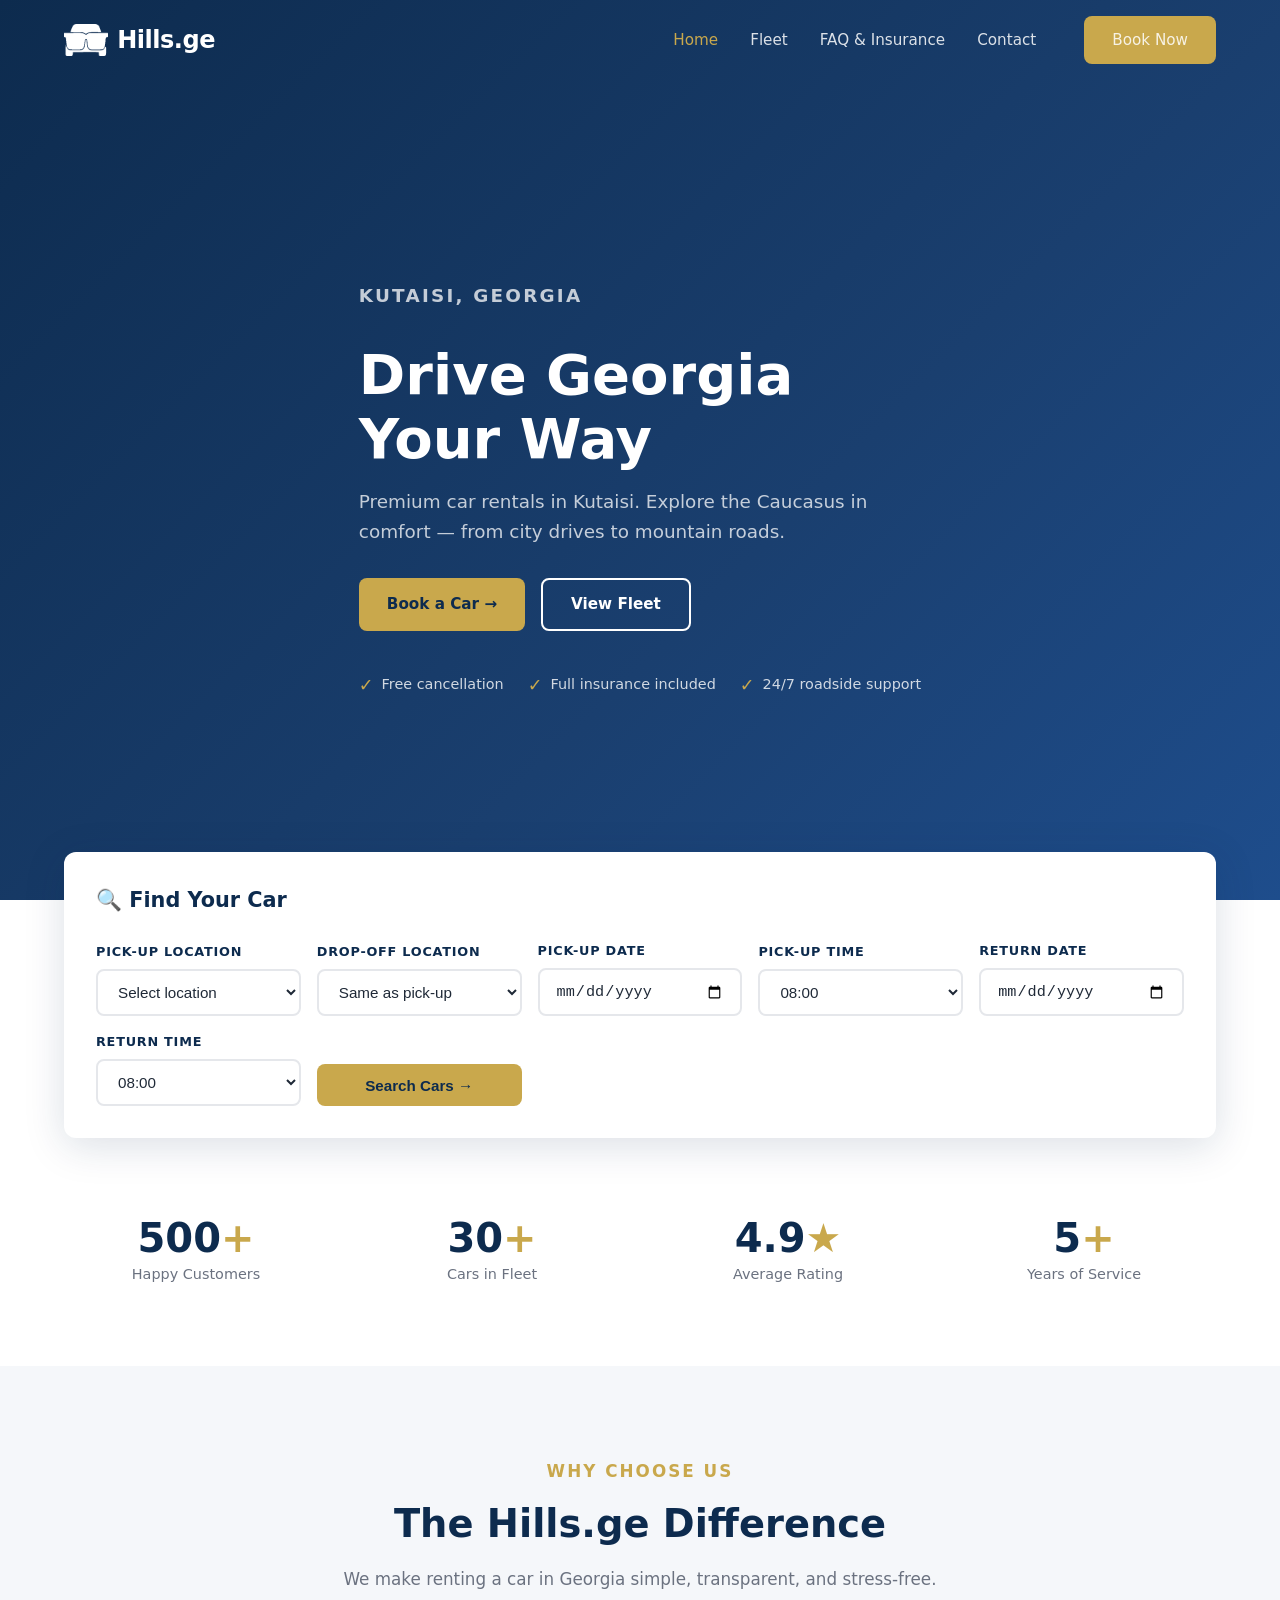
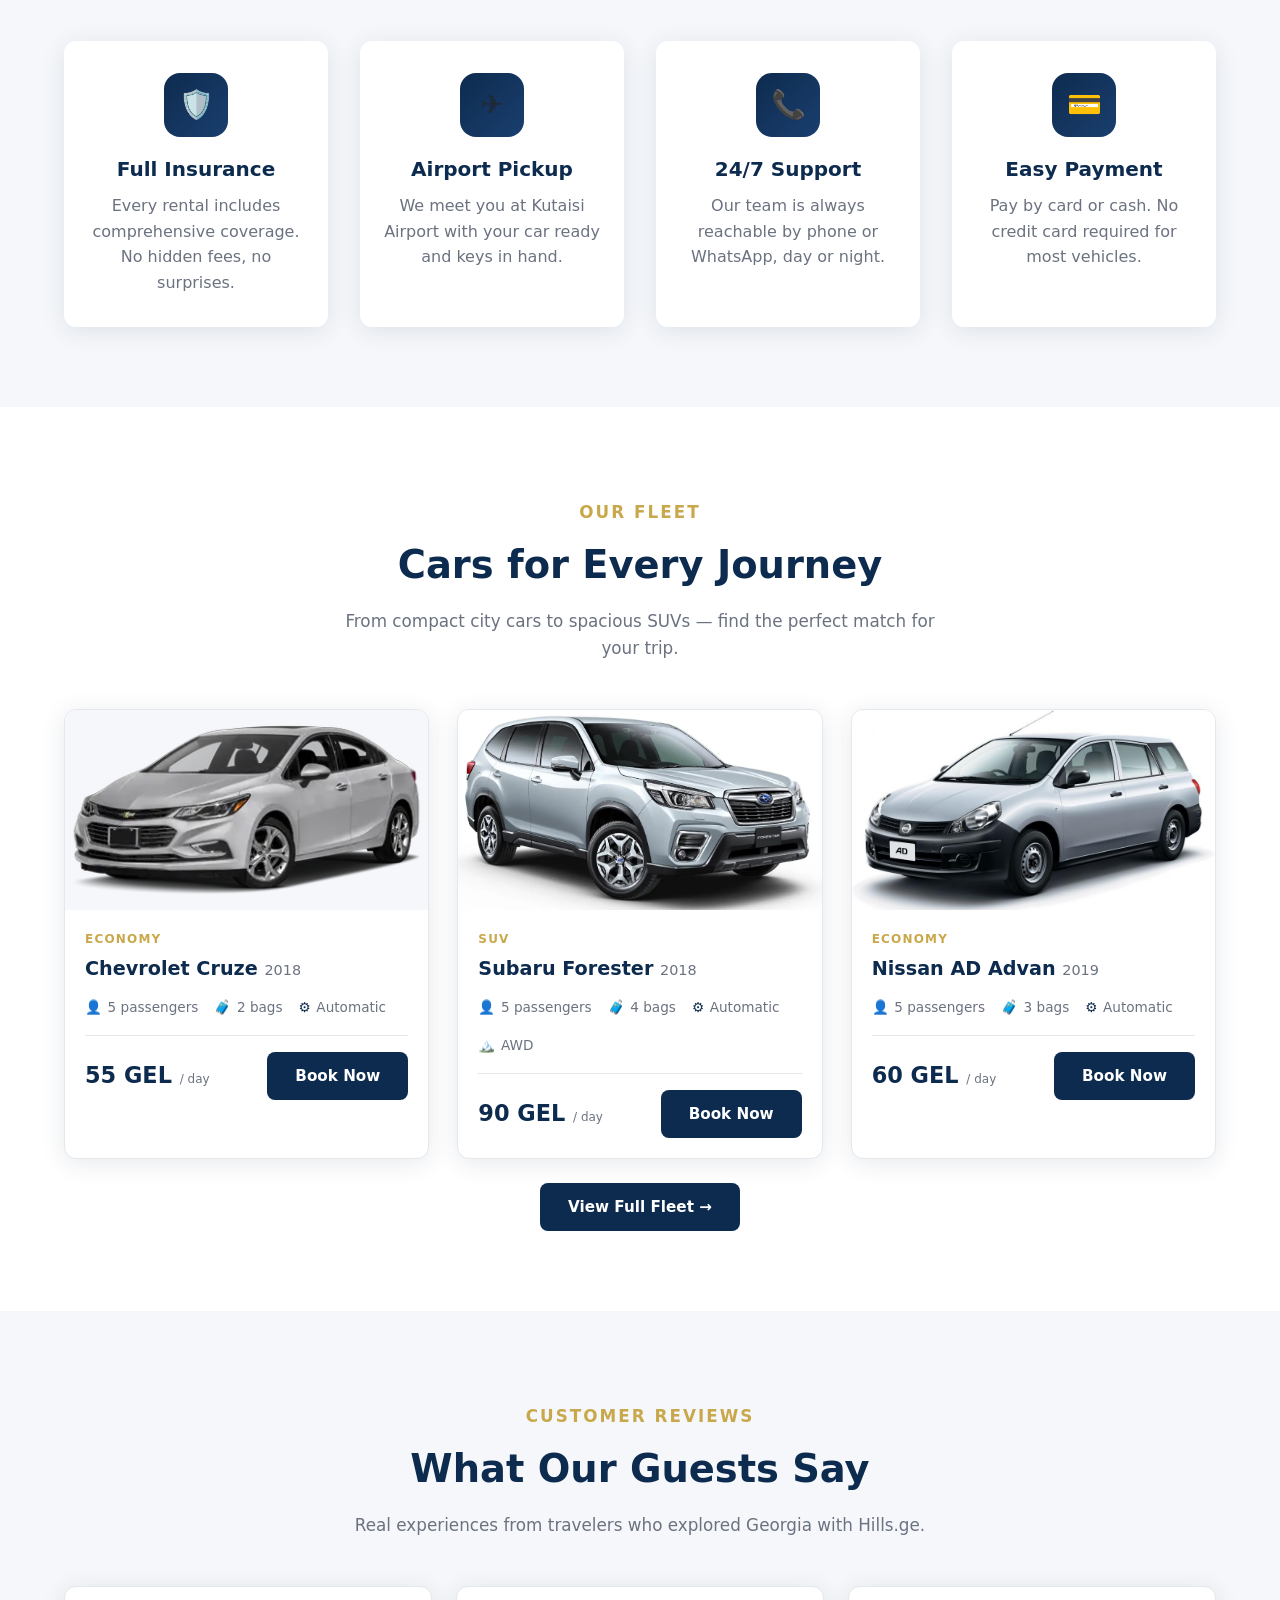
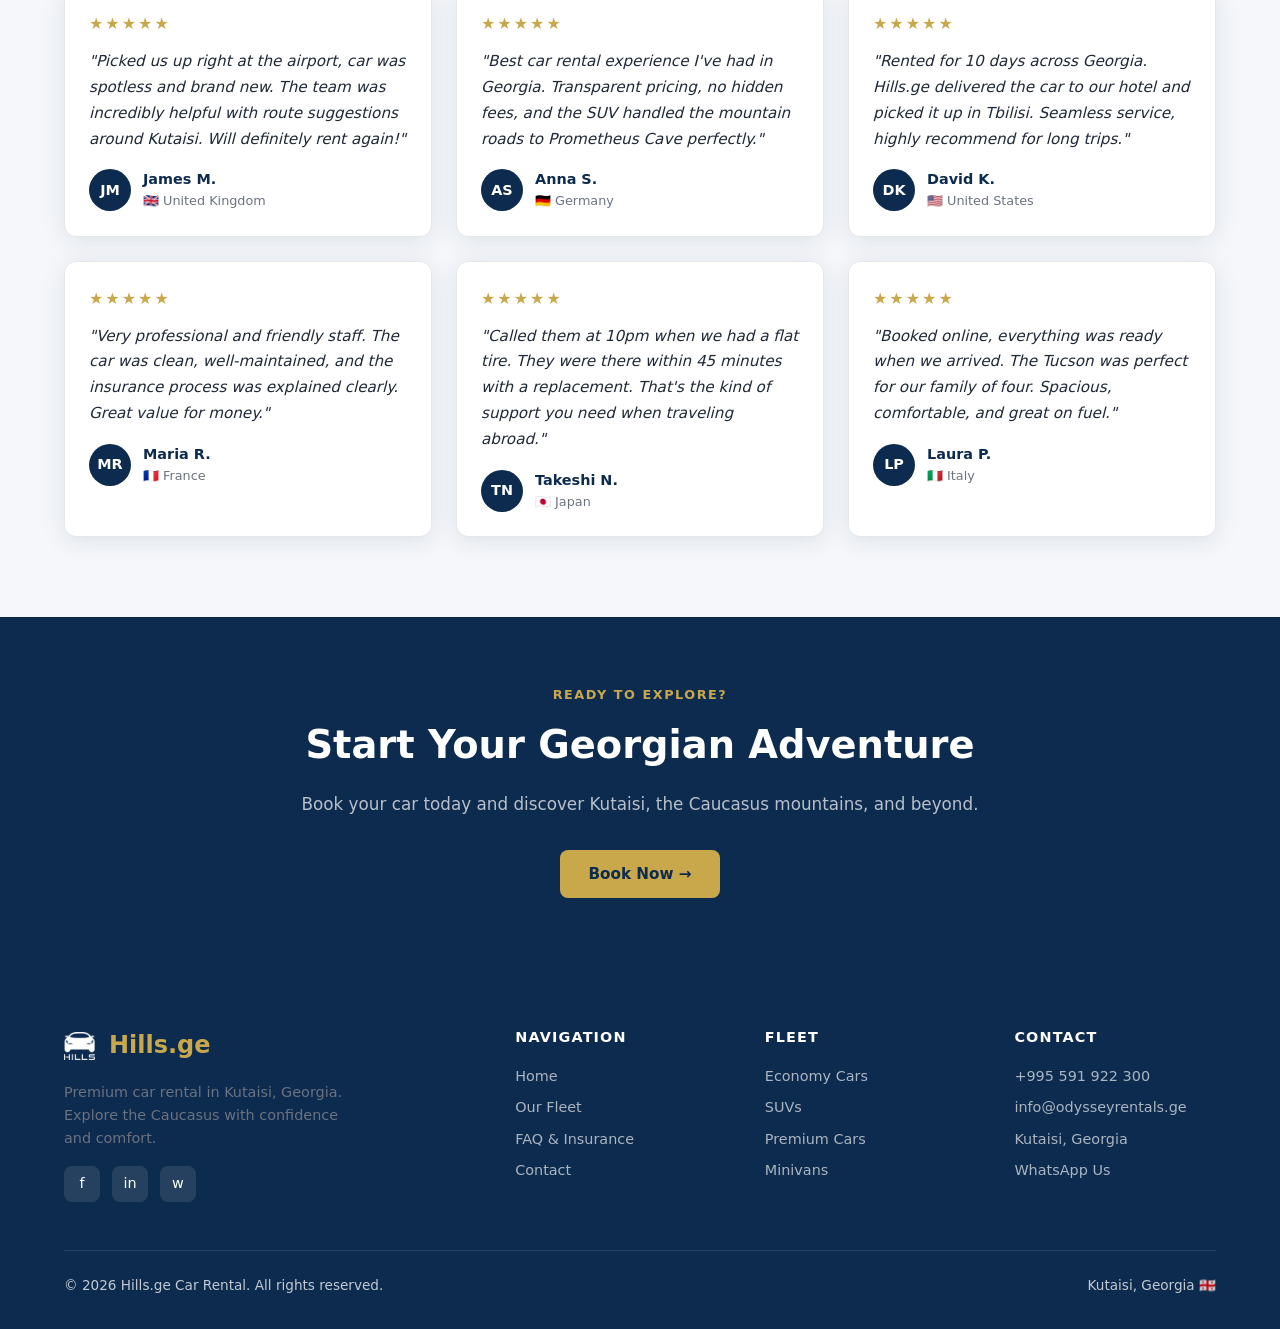
<file: index.html>
<!DOCTYPE html>
<html lang="en">
<head>
  <meta charset="UTF-8" />
  <meta name="viewport" content="width=device-width, initial-scale=1.0" />
  <title>Hills.ge Car Rental – Premium Cars in Kutaisi, Georgia</title>
  <meta name="description" content="Rent premium cars in Kutaisi, Georgia. Easy online booking, wide fleet selection, and full insurance coverage. Hills.ge Car Rental." />
  <link rel="stylesheet" href="css/styles.css" />
</head>
<body>

<!-- NAVBAR -->
<nav class="navbar">
  <div class="container">
    <a href="index.html" class="logo">
      <img src="images/car-icon.png" alt="" style="height:32px;width:auto;filter:brightness(0) invert(1);"/>
      Hills.ge
    </a>
    <ul class="nav-links">
      <li><a href="index.html" class="active">Home</a></li>
      <li><a href="fleet.html">Fleet</a></li>
      <li><a href="faq.html">FAQ & Insurance</a></li>
      <li><a href="contact.html">Contact</a></li>
      <li class="nav-cta"><a href="#booking" class="btn btn-primary">Book Now</a></li>
    </ul>
    <button class="hamburger" aria-label="Toggle menu">
      <span></span><span></span><span></span>
    </button>
  </div>
</nav>

<!-- HERO -->
<section class="hero">
  <div class="container">
    <div class="hero-content">
      <p class="section-label">Kutaisi, Georgia</p>
      <h1>Drive Georgia<br>Your Way</h1>
      <p>Premium car rentals in Kutaisi. Explore the Caucasus in comfort — from city drives to mountain roads.</p>
      <div style="display:flex;gap:1rem;flex-wrap:wrap;">
        <a href="#booking" class="btn btn-primary">Book a Car →</a>
        <a href="fleet.html" class="btn btn-outline">View Fleet</a>
      </div>
      <div class="hero-badges">
        <div class="hero-badge"><span class="icon">✓</span> Free cancellation</div>
        <div class="hero-badge"><span class="icon">✓</span> Full insurance included</div>
        <div class="hero-badge"><span class="icon">✓</span> 24/7 roadside support</div>
      </div>
    </div>
  </div>
</section>

<!-- BOOKING FORM -->
<section class="booking-section" id="booking">
  <div class="container">
    <div class="booking-card">
      <h2>🔍 Find Your Car</h2>
      <form id="bookingForm">
        <div class="booking-grid">
          <div class="form-group">
            <label for="pickup">Pick-up Location</label>
            <select id="pickup" required>
              <option value="">Select location</option>
              <option>Kutaisi City Center</option>
              <option>Kutaisi Airport (KUT)</option>
              <option>Kutaisi Train Station</option>
              <option>Batumi (delivery available)</option>
              <option>Tbilisi (delivery available)</option>
            </select>
          </div>
          <div class="form-group">
            <label for="dropoff">Drop-off Location</label>
            <select id="dropoff">
              <option value="">Same as pick-up</option>
              <option>Kutaisi City Center</option>
              <option>Kutaisi Airport (KUT)</option>
              <option>Kutaisi Train Station</option>
              <option>Batumi (delivery available)</option>
              <option>Tbilisi (delivery available)</option>
            </select>
          </div>
          <div class="form-group">
            <label for="pickupDate">Pick-up Date</label>
            <input type="date" id="pickupDate" required />
          </div>
          <div class="form-group">
            <label for="pickupTime">Pick-up Time</label>
            <select id="pickupTime">
              <option>08:00</option><option>09:00</option><option>10:00</option>
              <option>11:00</option><option>12:00</option><option>13:00</option>
              <option>14:00</option><option>15:00</option><option>16:00</option>
              <option>17:00</option><option>18:00</option><option>19:00</option>
            </select>
          </div>
          <div class="form-group">
            <label for="returnDate">Return Date</label>
            <input type="date" id="returnDate" required />
          </div>
          <div class="form-group">
            <label for="returnTime">Return Time</label>
            <select id="returnTime">
              <option>08:00</option><option>09:00</option><option>10:00</option>
              <option>11:00</option><option>12:00</option><option>13:00</option>
              <option>14:00</option><option>15:00</option><option>16:00</option>
              <option>17:00</option><option>18:00</option><option>19:00</option>
            </select>
          </div>
          <div class="form-group booking-submit">
            <button type="submit" class="btn btn-primary">Search Cars →</button>
          </div>
        </div>
      </form>
    </div>
  </div>
</section>

<!-- STATS -->
<section class="section">
  <div class="container">
    <div class="stats-grid">
      <div>
        <div class="stat-number">500<span>+</span></div>
        <div class="stat-label">Happy Customers</div>
      </div>
      <div>
        <div class="stat-number">30<span>+</span></div>
        <div class="stat-label">Cars in Fleet</div>
      </div>
      <div>
        <div class="stat-number">4.9<span>★</span></div>
        <div class="stat-label">Average Rating</div>
      </div>
      <div>
        <div class="stat-number">5<span>+</span></div>
        <div class="stat-label">Years of Service</div>
      </div>
    </div>
  </div>
</section>

<!-- WHY ODYSSEY -->
<section class="section section-alt">
  <div class="container">
    <div class="section-header">
      <p class="section-label">Why Choose Us</p>
      <h2 class="text-navy">The Hills.ge Difference</h2>
      <p>We make renting a car in Georgia simple, transparent, and stress-free.</p>
    </div>
    <div class="features-grid">
      <div class="feature-card">
        <div class="feature-icon">🛡️</div>
        <h3>Full Insurance</h3>
        <p>Every rental includes comprehensive coverage. No hidden fees, no surprises.</p>
      </div>
      <div class="feature-card">
        <div class="feature-icon">✈️</div>
        <h3>Airport Pickup</h3>
        <p>We meet you at Kutaisi Airport with your car ready and keys in hand.</p>
      </div>
      <div class="feature-card">
        <div class="feature-icon">📞</div>
        <h3>24/7 Support</h3>
        <p>Our team is always reachable by phone or WhatsApp, day or night.</p>
      </div>
      <div class="feature-card">
        <div class="feature-icon">💳</div>
        <h3>Easy Payment</h3>
        <p>Pay by card or cash. No credit card required for most vehicles.</p>
      </div>
    </div>
  </div>
</section>

<!-- FLEET PREVIEW -->
<section class="section">
  <div class="container">
    <div class="section-header">
      <p class="section-label">Our Fleet</p>
      <h2 class="text-navy">Cars for Every Journey</h2>
      <p>From compact city cars to spacious SUVs — find the perfect match for your trip.</p>
    </div>
    <div class="fleet-grid">

      <div class="car-card">
        <img src="images/chevrolet-cruze-2018.jpg" alt="Chevrolet Cruze 2018" class="car-img" loading="lazy" />
        <div class="car-body">
          <div class="car-category">Economy</div>
          <div class="car-name">Chevrolet Cruze <span style="font-weight:400;color:var(--gray);font-size:0.9rem;">2018</span></div>
          <div class="car-specs">
            <span class="car-spec"><span class="icon">👤</span> 5 passengers</span>
            <span class="car-spec"><span class="icon">🧳</span> 2 bags</span>
            <span class="car-spec"><span class="icon">⚙️</span> Automatic</span>
          </div>
          <div class="car-footer">
            <div class="car-price">55 GEL <small>/ day</small></div>
            <a href="#booking" class="btn btn-navy">Book Now</a>
          </div>
        </div>
      </div>

      <div class="car-card">
        <img src="images/subaru-forester-2018.jpg" alt="Subaru Forester 2018" class="car-img" loading="lazy" />
        <div class="car-body">
          <div class="car-category">SUV</div>
          <div class="car-name">Subaru Forester <span style="font-weight:400;color:var(--gray);font-size:0.9rem;">2018</span></div>
          <div class="car-specs">
            <span class="car-spec"><span class="icon">👤</span> 5 passengers</span>
            <span class="car-spec"><span class="icon">🧳</span> 4 bags</span>
            <span class="car-spec"><span class="icon">⚙️</span> Automatic</span>
            <span class="car-spec"><span class="icon">🏔️</span> AWD</span>
          </div>
          <div class="car-footer">
            <div class="car-price">90 GEL <small>/ day</small></div>
            <a href="#booking" class="btn btn-navy">Book Now</a>
          </div>
        </div>
      </div>

      <div class="car-card">
        <img src="images/nissan-ad-2019.jpg" alt="Nissan AD Advan 2019" class="car-img" loading="lazy" />
        <div class="car-body">
          <div class="car-category">Economy</div>
          <div class="car-name">Nissan AD Advan <span style="font-weight:400;color:var(--gray);font-size:0.9rem;">2019</span></div>
          <div class="car-specs">
            <span class="car-spec"><span class="icon">👤</span> 5 passengers</span>
            <span class="car-spec"><span class="icon">🧳</span> 3 bags</span>
            <span class="car-spec"><span class="icon">⚙️</span> Automatic</span>
          </div>
          <div class="car-footer">
            <div class="car-price">60 GEL <small>/ day</small></div>
            <a href="#booking" class="btn btn-navy">Book Now</a>
          </div>
        </div>
      </div>

    </div>
    <div class="text-center mt-3">
      <a href="fleet.html" class="btn btn-navy">View Full Fleet →</a>
    </div>
  </div>
</section>

<!-- REVIEWS -->
<section class="section section-alt">
  <div class="container">
    <div class="section-header">
      <p class="section-label">Customer Reviews</p>
      <h2 class="text-navy">What Our Guests Say</h2>
      <p>Real experiences from travelers who explored Georgia with Hills.ge.</p>
    </div>
    <div class="reviews-grid">
      <div class="review-card">
        <div class="review-stars">★★★★★</div>
        <p class="review-text">"Picked us up right at the airport, car was spotless and brand new. The team was incredibly helpful with route suggestions around Kutaisi. Will definitely rent again!"</p>
        <div class="review-author">
          <div class="review-avatar">JM</div>
          <div>
            <div class="review-name">James M.</div>
            <div class="review-location">🇬🇧 United Kingdom</div>
          </div>
        </div>
      </div>
      <div class="review-card">
        <div class="review-stars">★★★★★</div>
        <p class="review-text">"Best car rental experience I've had in Georgia. Transparent pricing, no hidden fees, and the SUV handled the mountain roads to Prometheus Cave perfectly."</p>
        <div class="review-author">
          <div class="review-avatar">AS</div>
          <div>
            <div class="review-name">Anna S.</div>
            <div class="review-location">🇩🇪 Germany</div>
          </div>
        </div>
      </div>
      <div class="review-card">
        <div class="review-stars">★★★★★</div>
        <p class="review-text">"Rented for 10 days across Georgia. Hills.ge delivered the car to our hotel and picked it up in Tbilisi. Seamless service, highly recommend for long trips."</p>
        <div class="review-author">
          <div class="review-avatar">DK</div>
          <div>
            <div class="review-name">David K.</div>
            <div class="review-location">🇺🇸 United States</div>
          </div>
        </div>
      </div>
      <div class="review-card">
        <div class="review-stars">★★★★★</div>
        <p class="review-text">"Very professional and friendly staff. The car was clean, well-maintained, and the insurance process was explained clearly. Great value for money."</p>
        <div class="review-author">
          <div class="review-avatar">MR</div>
          <div>
            <div class="review-name">Maria R.</div>
            <div class="review-location">🇫🇷 France</div>
          </div>
        </div>
      </div>
      <div class="review-card">
        <div class="review-stars">★★★★★</div>
        <p class="review-text">"Called them at 10pm when we had a flat tire. They were there within 45 minutes with a replacement. That's the kind of support you need when traveling abroad."</p>
        <div class="review-author">
          <div class="review-avatar">TN</div>
          <div>
            <div class="review-name">Takeshi N.</div>
            <div class="review-location">🇯🇵 Japan</div>
          </div>
        </div>
      </div>
      <div class="review-card">
        <div class="review-stars">★★★★★</div>
        <p class="review-text">"Booked online, everything was ready when we arrived. The Tucson was perfect for our family of four. Spacious, comfortable, and great on fuel."</p>
        <div class="review-author">
          <div class="review-avatar">LP</div>
          <div>
            <div class="review-name">Laura P.</div>
            <div class="review-location">🇮🇹 Italy</div>
          </div>
        </div>
      </div>
    </div>
  </div>
</section>

<!-- CTA BANNER -->
<section style="background:var(--navy);padding:4rem 0;text-align:center;">
  <div class="container">
    <p class="section-label">Ready to Explore?</p>
    <h2 style="color:var(--white);margin-bottom:1rem;">Start Your Georgian Adventure</h2>
    <p style="color:rgba(255,255,255,0.7);margin-bottom:2rem;font-size:1.05rem;">Book your car today and discover Kutaisi, the Caucasus mountains, and beyond.</p>
    <a href="#booking" class="btn btn-primary">Book Now →</a>
  </div>
</section>

<!-- FOOTER -->
<footer class="footer">
  <div class="container">
    <div class="footer-grid">
      <div class="footer-brand">
        <a href="index.html" class="logo"><img src="images/car-icon1.png" alt="" style="height:28px;width:auto;vertical-align:middle;filter:brightness(0) invert(1);margin-right:6px;"/><span class="logo-text">Hills.ge</span></a>
        <p>Premium car rental in Kutaisi, Georgia. Explore the Caucasus with confidence and comfort.</p>
        <div class="social-links mt-2">
          <a href="#" class="social-link" aria-label="Facebook">f</a>
          <a href="#" class="social-link" aria-label="Instagram">in</a>
          <a href="#" class="social-link" aria-label="WhatsApp">w</a>
        </div>
      </div>
      <div class="footer-col">
        <h4>Navigation</h4>
        <a href="index.html">Home</a>
        <a href="fleet.html">Our Fleet</a>
        <a href="faq.html">FAQ & Insurance</a>
        <a href="contact.html">Contact</a>
      </div>
      <div class="footer-col">
        <h4>Fleet</h4>
        <a href="fleet.html">Economy Cars</a>
        <a href="fleet.html">SUVs</a>
        <a href="fleet.html">Premium Cars</a>
        <a href="fleet.html">Minivans</a>
      </div>
      <div class="footer-col">
        <h4>Contact</h4>
        <a href="tel:+995591922300">+995 591 922 300</a>
        <a href="mailto:info@odysseyrentals.ge">info@odysseyrentals.ge</a>
        <a href="#">Kutaisi, Georgia</a>
        <a href="#">WhatsApp Us</a>
      </div>
    </div>
    <div class="footer-bottom">
      <span>© 2026 Hills.ge Car Rental. All rights reserved.</span>
      <span>Kutaisi, Georgia 🇬🇪</span>
    </div>
  </div>
</footer>

<script src="js/main.js"></script>
</body>
</html>
</file>
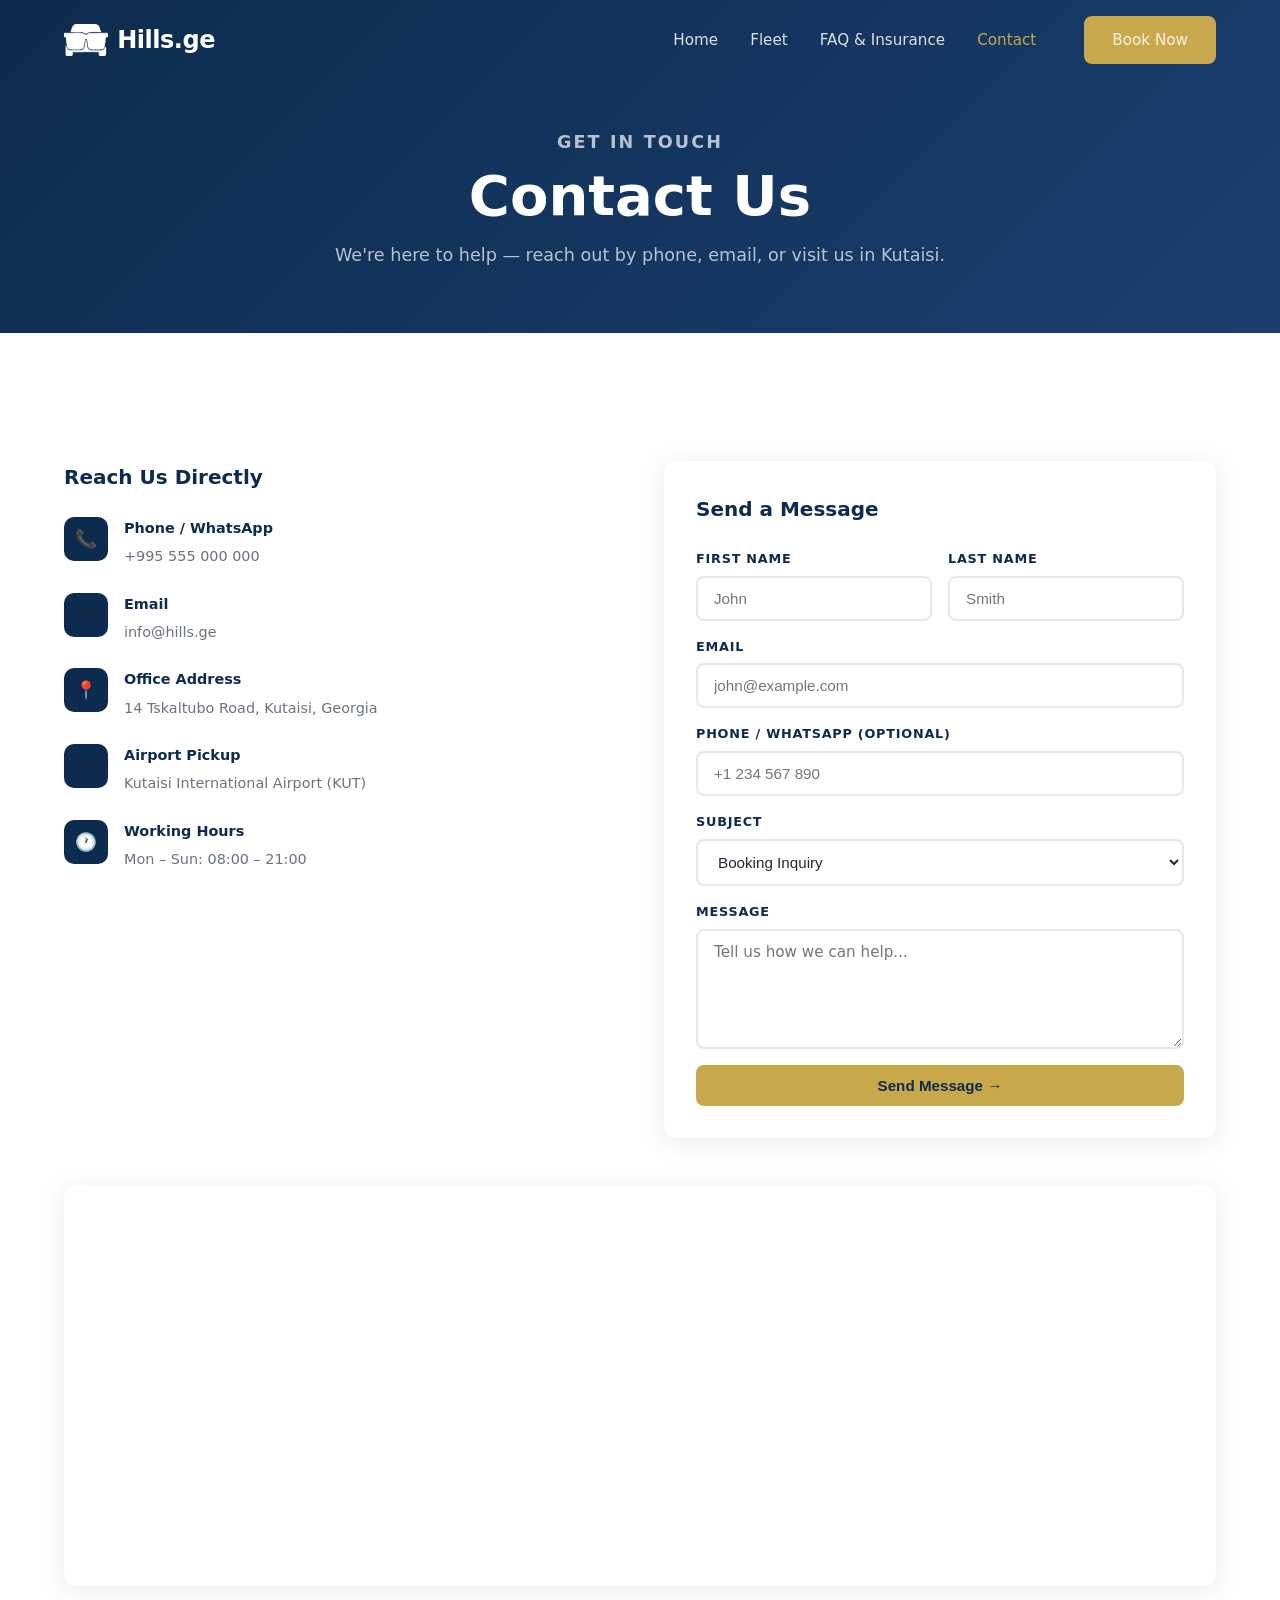
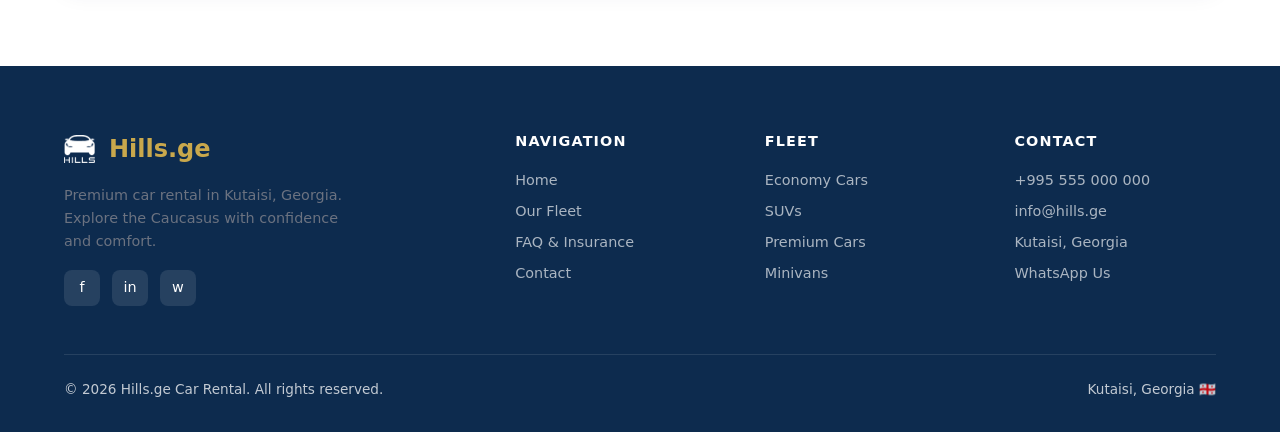
<file: contact.html>
<!DOCTYPE html>
<html lang="en">
<head>
  <meta charset="UTF-8" />
  <meta name="viewport" content="width=device-width, initial-scale=1.0" />
  <title>Contact – Hills.ge Car Rental Kutaisi</title>
  <meta name="description" content="Contact Hills.ge Car Rental in Kutaisi, Georgia. Call, email, or visit us." />
  <link rel="stylesheet" href="css/styles.css" />
</head>
<body>

<!-- NAVBAR -->
<nav class="navbar scrolled">
  <div class="container">
    <a href="index.html" class="logo">
      <img src="images/car-icon.png" alt="" style="height:32px;width:auto;filter:brightness(0) invert(1);"/>
      Hills.ge
    </a>
    <ul class="nav-links">
      <li><a href="index.html">Home</a></li>
      <li><a href="fleet.html">Fleet</a></li>
      <li><a href="faq.html">FAQ & Insurance</a></li>
      <li><a href="contact.html" class="active">Contact</a></li>
      <li class="nav-cta"><a href="index.html#booking" class="btn btn-primary">Book Now</a></li>
    </ul>
    <button class="hamburger" aria-label="Toggle menu">
      <span></span><span></span><span></span>
    </button>
  </div>
</nav>

<!-- PAGE HERO -->
<section class="page-hero">
  <div class="container">
    <p class="section-label">Get in Touch</p>
    <h1>Contact Us</h1>
    <p>We're here to help — reach out by phone, email, or visit us in Kutaisi.</p>
  </div>
</section>

<!-- CONTACT SECTION -->
<section class="section">
  <div class="container">
    <div class="contact-grid">

      <!-- Contact Info -->
      <div class="contact-info">
        <h3>Reach Us Directly</h3>

        <div class="contact-item">
          <div class="contact-item-icon">📞</div>
          <div class="contact-item-text">
            <strong>Phone / WhatsApp</strong>
            <span><a href="tel:+995555000000">+995 555 000 000</a></span>
          </div>
        </div>

        <div class="contact-item">
          <div class="contact-item-icon">✉️</div>
          <div class="contact-item-text">
            <strong>Email</strong>
            <span><a href="mailto:info@hills.ge">info@hills.ge</a></span>
          </div>
        </div>

        <div class="contact-item">
          <div class="contact-item-icon">📍</div>
          <div class="contact-item-text">
            <strong>Office Address</strong>
            <span>14 Tskaltubo Road, Kutaisi, Georgia</span>
          </div>
        </div>

        <div class="contact-item">
          <div class="contact-item-icon">✈️</div>
          <div class="contact-item-text">
            <strong>Airport Pickup</strong>
            <span>Kutaisi International Airport (KUT)</span>
          </div>
        </div>

        <div class="contact-item">
          <div class="contact-item-icon">🕐</div>
          <div class="contact-item-text">
            <strong>Working Hours</strong>
            <span>Mon – Sun: 08:00 – 21:00</span>
          </div>
        </div>
      </div>

      <!-- Contact Form -->
      <div class="contact-form">
        <h3>Send a Message</h3>
        <form id="contactForm">
          <div class="form-row">
            <div class="form-group">
              <label for="firstName">First Name</label>
              <input type="text" id="firstName" placeholder="John" required />
            </div>
            <div class="form-group">
              <label for="lastName">Last Name</label>
              <input type="text" id="lastName" placeholder="Smith" required />
            </div>
          </div>
          <div class="form-group">
            <label for="email">Email</label>
            <input type="email" id="email" placeholder="john@example.com" required />
          </div>
          <div class="form-group">
            <label for="phone">Phone / WhatsApp (optional)</label>
            <input type="tel" id="phone" placeholder="+1 234 567 890" />
          </div>
          <div class="form-group">
            <label for="subject">Subject</label>
            <select id="subject">
              <option>Booking Inquiry</option>
              <option>Pricing Question</option>
              <option>Airport Pickup</option>
              <option>Insurance Question</option>
              <option>Other</option>
            </select>
          </div>
          <div class="form-group">
            <label for="message">Message</label>
            <textarea id="message" placeholder="Tell us how we can help..." required></textarea>
          </div>
          <button type="submit" class="btn btn-primary" style="width:100%;justify-content:center;">Send Message →</button>
        </form>
      </div>

    </div>

    <!-- MAP -->
    <div class="map-container">
      <iframe
        src="https://maps.google.com/maps?q=42.33105,42.567383&z=17&output=embed"
        allowfullscreen=""
        loading="lazy"
        referrerpolicy="no-referrer-when-downgrade"
        title="Hills.ge Car Rental location in Kutaisi, Georgia">
      </iframe>
    </div>
  </div>
</section>

<!-- FOOTER -->
<footer class="footer">
  <div class="container">
    <div class="footer-grid">
      <div class="footer-brand">
        <a href="index.html" class="logo"><img src="images/car-icon1.png" alt="" style="height:28px;width:auto;vertical-align:middle;filter:brightness(0) invert(1);margin-right:6px;"/><span class="logo-text">Hills.ge</span></a>
        <p>Premium car rental in Kutaisi, Georgia. Explore the Caucasus with confidence and comfort.</p>
        <div class="social-links mt-2">
          <a href="#" class="social-link" aria-label="Facebook">f</a>
          <a href="#" class="social-link" aria-label="Instagram">in</a>
          <a href="#" class="social-link" aria-label="WhatsApp">w</a>
        </div>
      </div>
      <div class="footer-col">
        <h4>Navigation</h4>
        <a href="index.html">Home</a>
        <a href="fleet.html">Our Fleet</a>
        <a href="faq.html">FAQ & Insurance</a>
        <a href="contact.html">Contact</a>
      </div>
      <div class="footer-col">
        <h4>Fleet</h4>
        <a href="fleet.html">Economy Cars</a>
        <a href="fleet.html">SUVs</a>
        <a href="fleet.html">Premium Cars</a>
        <a href="fleet.html">Minivans</a>
      </div>
      <div class="footer-col">
        <h4>Contact</h4>
        <a href="tel:+995555000000">+995 555 000 000</a>
        <a href="mailto:info@hills.ge">info@hills.ge</a>
        <a href="#">Kutaisi, Georgia</a>
        <a href="#">WhatsApp Us</a>
      </div>
    </div>
    <div class="footer-bottom">
      <span>© 2026 Hills.ge Car Rental. All rights reserved.</span>
      <span>Kutaisi, Georgia 🇬🇪</span>
    </div>
  </div>
</footer>

<script src="js/main.js"></script>
</body>
</html>
</file>
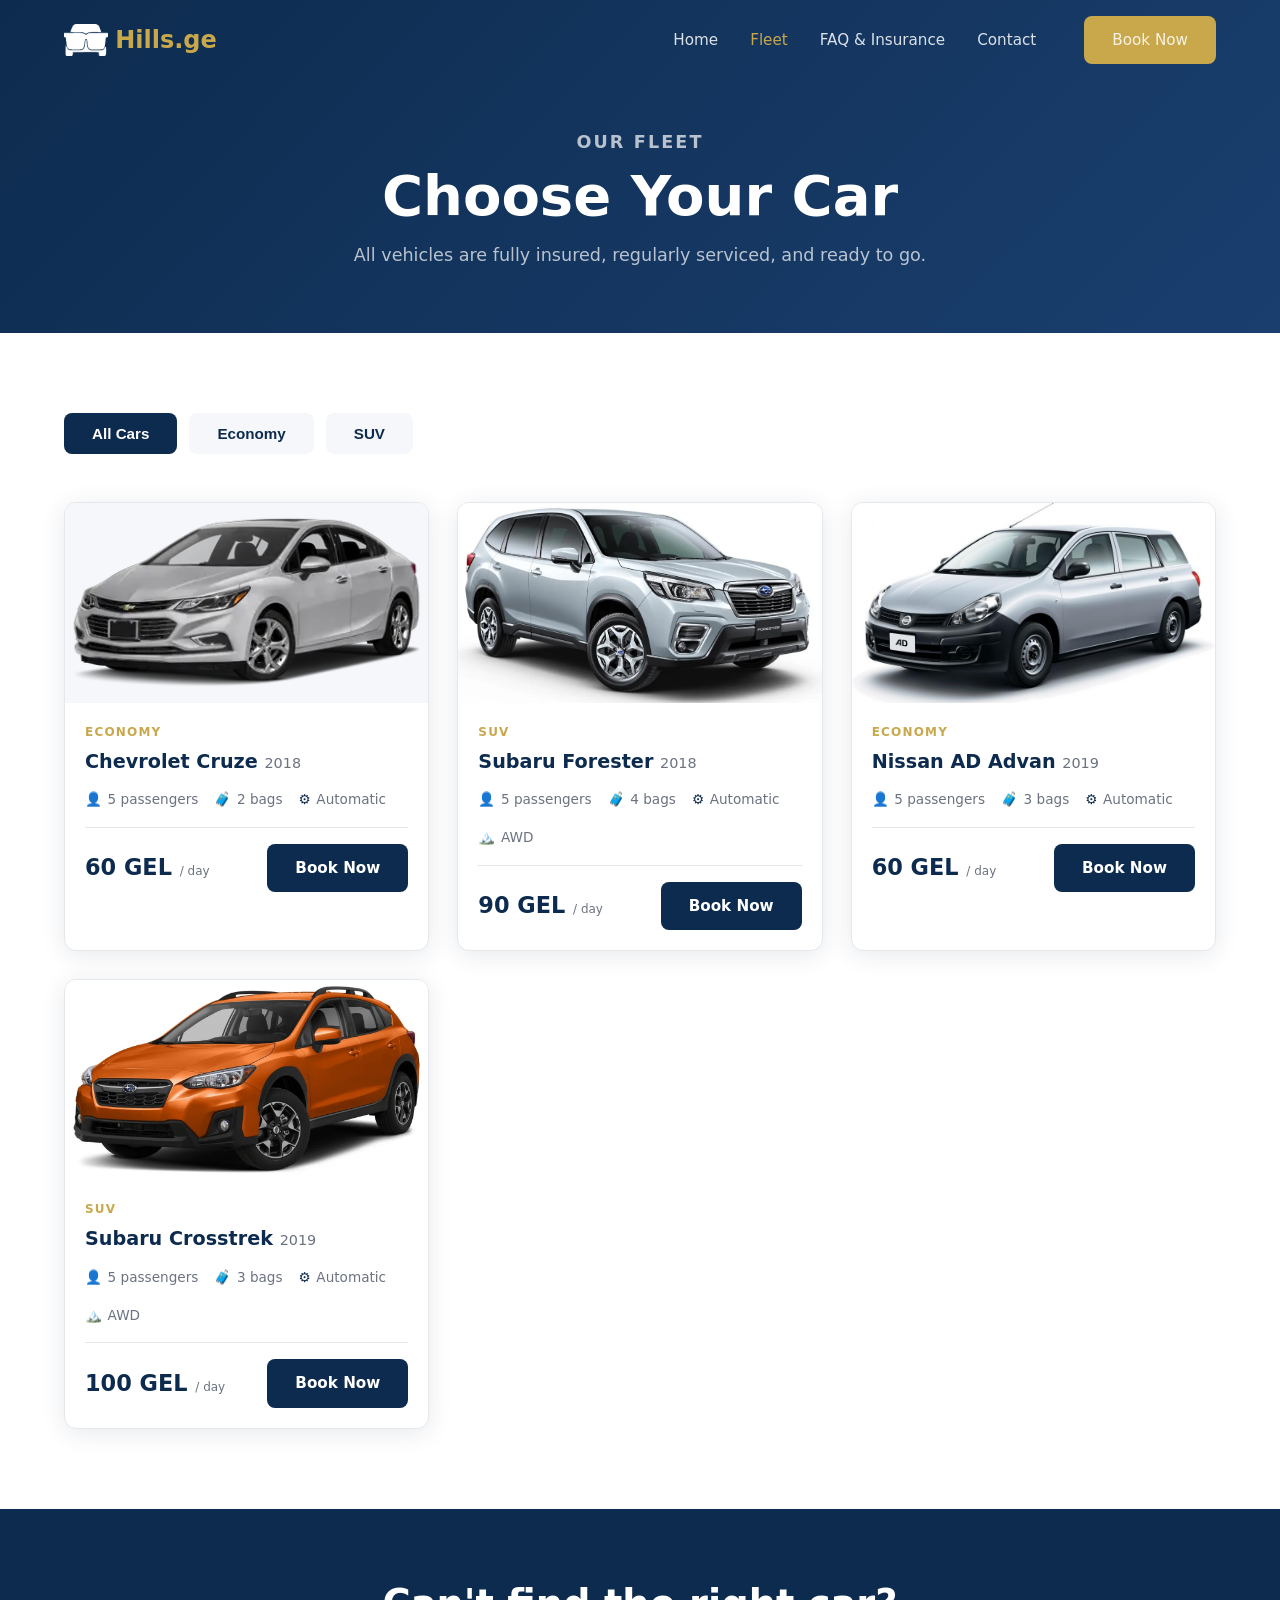
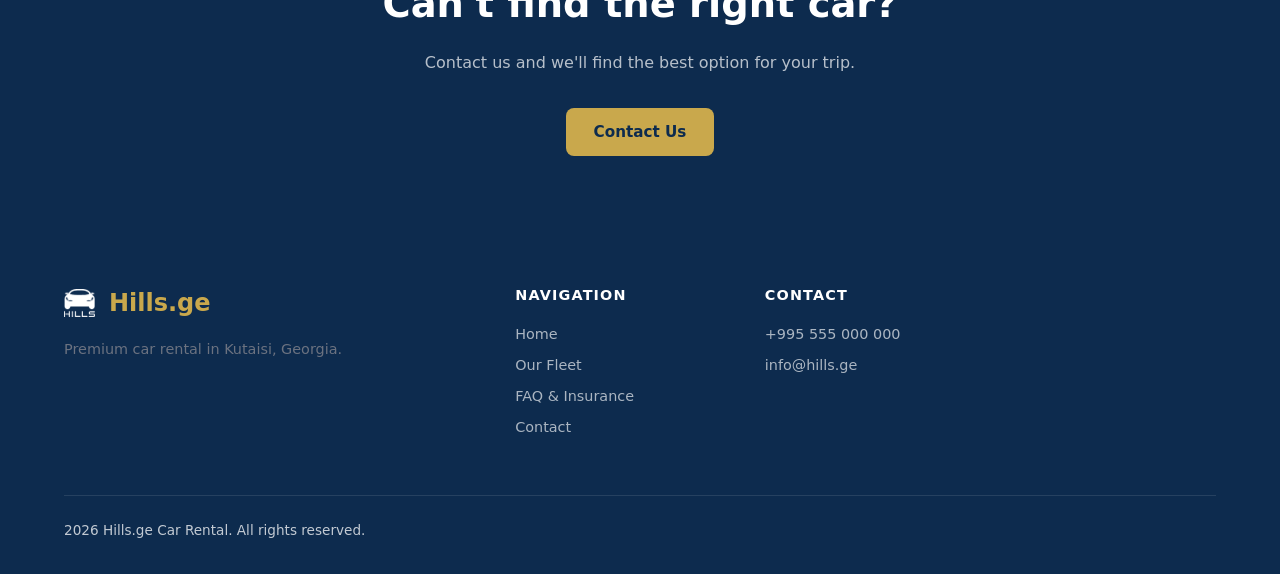
<file: fleet.html>
<!DOCTYPE html>
<html lang="en">
<head>
  <meta charset="UTF-8" />
  <meta name="viewport" content="width=device-width, initial-scale=1.0" />
  <title>Fleet – Hills.ge Car Rental Kutaisi</title>
  <link rel="stylesheet" href="css/styles.css" />
</head>
<body>
<nav class="navbar scrolled">
  <div class="container">
    <a href="index.html" class="logo"><img src="images/car-icon.png" alt="" style="height:32px;width:auto;filter:brightness(0) invert(1);"/><span class="logo-text">Hills.ge</span></a>
    <ul class="nav-links">
      <li><a href="index.html">Home</a></li>
      <li><a href="fleet.html" class="active">Fleet</a></li>
      <li><a href="faq.html">FAQ &amp; Insurance</a></li>
      <li><a href="contact.html">Contact</a></li>
      <li class="nav-cta"><a href="index.html#booking" class="btn btn-primary">Book Now</a></li>
    </ul>
    <button class="hamburger" aria-label="Toggle menu"><span></span><span></span><span></span></button>
  </div>
</nav>
<section class="page-hero">
  <div class="container">
    <p class="section-label">Our Fleet</p>
    <h1>Choose Your Car</h1>
    <p>All vehicles are fully insured, regularly serviced, and ready to go.</p>
  </div>
</section>
<section class="section">
  <div class="container">
    <div style="display:flex;gap:0.75rem;flex-wrap:wrap;margin-bottom:2.5rem;">
      <button class="btn btn-navy filter-btn active" data-filter="all">All Cars</button>
      <button class="btn filter-btn" data-filter="economy" style="background:var(--off-white);color:var(--navy);">Economy</button>
      <button class="btn filter-btn" data-filter="suv" style="background:var(--off-white);color:var(--navy);">SUV</button>
    </div>
    <div class="fleet-grid">
      <div class="car-card" data-category="economy">
        <img src="images/chevrolet-cruze-2018.jpg" alt="Chevrolet Cruze 2018" class="car-img" loading="lazy" />
        <div class="car-body">
          <div class="car-category">Economy</div>
          <div class="car-name">Chevrolet Cruze <span style="font-weight:400;color:var(--gray);font-size:0.9rem;">2018</span></div>
          <div class="car-specs">
            <span class="car-spec"><span class="icon">👤</span> 5 passengers</span>
            <span class="car-spec"><span class="icon">🧳</span> 2 bags</span>
            <span class="car-spec"><span class="icon">⚙️</span> Automatic</span>
          </div>
          <div class="car-footer">
            <div class="car-price">60 GEL <small>/ day</small></div>
            <a href="index.html#booking" class="btn btn-navy">Book Now</a>
          </div>
        </div>
      </div>
      <div class="car-card" data-category="suv">
        <img src="images/subaru-forester-2018.jpg" alt="Subaru Forester 2018" class="car-img" loading="lazy" />
        <div class="car-body">
          <div class="car-category">SUV</div>
          <div class="car-name">Subaru Forester <span style="font-weight:400;color:var(--gray);font-size:0.9rem;">2018</span></div>
          <div class="car-specs">
            <span class="car-spec"><span class="icon">👤</span> 5 passengers</span>
            <span class="car-spec"><span class="icon">🧳</span> 4 bags</span>
            <span class="car-spec"><span class="icon">⚙️</span> Automatic</span>
            <span class="car-spec"><span class="icon">🏔️</span> AWD</span>
          </div>
          <div class="car-footer">
            <div class="car-price">90 GEL <small>/ day</small></div>
            <a href="index.html#booking" class="btn btn-navy">Book Now</a>
          </div>
        </div>
      </div>
      <div class="car-card" data-category="economy">
        <img src="images/nissan-ad-2019.jpg" alt="Nissan AD Advan 2019" class="car-img" loading="lazy" />
        <div class="car-body">
          <div class="car-category">Economy</div>
          <div class="car-name">Nissan AD Advan <span style="font-weight:400;color:var(--gray);font-size:0.9rem;">2019</span></div>
          <div class="car-specs">
            <span class="car-spec"><span class="icon">👤</span> 5 passengers</span>
            <span class="car-spec"><span class="icon">🧳</span> 3 bags</span>
            <span class="car-spec"><span class="icon">⚙️</span> Automatic</span>
          </div>
          <div class="car-footer">
            <div class="car-price">60 GEL <small>/ day</small></div>
            <a href="index.html#booking" class="btn btn-navy">Book Now</a>
          </div>
        </div>
      </div>

      <div class="car-card" data-category="suv">
        <img src="images/subaru-crosstrek-2019.jpg" alt="Subaru Crosstrek 2019" class="car-img" loading="lazy" />
        <div class="car-body">
          <div class="car-category">SUV</div>
          <div class="car-name">Subaru Crosstrek <span style="font-weight:400;color:var(--gray);font-size:0.9rem;">2019</span></div>
          <div class="car-specs">
            <span class="car-spec"><span class="icon">👤</span> 5 passengers</span>
            <span class="car-spec"><span class="icon">🧳</span> 3 bags</span>
            <span class="car-spec"><span class="icon">⚙️</span> Automatic</span>
            <span class="car-spec"><span class="icon">🏔️</span> AWD</span>
          </div>
          <div class="car-footer">
            <div class="car-price">100 GEL <small>/ day</small></div>
            <a href="index.html#booking" class="btn btn-navy">Book Now</a>
          </div>
        </div>
      </div>
    </div>
  </div>
</section>
<section style="background:var(--navy);padding:4rem 0;text-align:center;">
  <div class="container">
    <h2 style="color:var(--white);margin-bottom:1rem;">Can't find the right car?</h2>
    <p style="color:rgba(255,255,255,0.7);margin-bottom:2rem;">Contact us and we'll find the best option for your trip.</p>
    <a href="contact.html" class="btn btn-primary">Contact Us</a>
  </div>
</section>
<footer class="footer">
  <div class="container">
    <div class="footer-grid">
      <div class="footer-brand">
        <a href="index.html" class="logo"><img src="images/car-icon1.png" alt="" style="height:28px;width:auto;vertical-align:middle;filter:brightness(0) invert(1);margin-right:6px;"/><span class="logo-text">Hills.ge</span></a>
        <p>Premium car rental in Kutaisi, Georgia.</p>
      </div>
      <div class="footer-col">
        <h4>Navigation</h4>
        <a href="index.html">Home</a>
        <a href="fleet.html">Our Fleet</a>
        <a href="faq.html">FAQ &amp; Insurance</a>
        <a href="contact.html">Contact</a>
      </div>
      <div class="footer-col">
        <h4>Contact</h4>
        <a href="tel:+995555000000">+995 555 000 000</a>
        <a href="mailto:info@hills.ge">info@hills.ge</a>
      </div>
    </div>
    <div class="footer-bottom">
      <span>2026 Hills.ge Car Rental. All rights reserved.</span>
    </div>
  </div>
</footer>
<script src="js/main.js"></script>
<script>
  document.querySelectorAll('.filter-btn').forEach(btn => {
    btn.addEventListener('click', () => {
      document.querySelectorAll('.filter-btn').forEach(b => { b.style.background='var(--off-white)'; b.style.color='var(--navy)'; });
      btn.style.background='var(--navy)'; btn.style.color='var(--white)';
      const filter = btn.dataset.filter;
      document.querySelectorAll('.car-card').forEach(card => {
        card.style.display = (filter==='all' || card.dataset.category===filter) ? 'block' : 'none';
      });
    });
  });
</script>
</body>
</html>
</file>
<file: css/styles.css>
/* ===== RESET & BASE ===== */
*, *::before, *::after { box-sizing: border-box; margin: 0; padding: 0; }

:root {
  --navy: #0d2b4e;
  --navy-light: #1a3f6f;
  --gold: #c9a84c;
  --gold-light: #e8c96a;
  --white: #ffffff;
  --off-white: #f5f7fa;
  --gray: #6b7280;
  --gray-light: #e5e7eb;
  --text: #1f2937;
  --shadow: 0 4px 24px rgba(13,43,78,0.10);
  --radius: 12px;
  --transition: 0.25s ease;
}

html { scroll-behavior: smooth; }

body {
  font-family: 'Segoe UI', system-ui, -apple-system, sans-serif;
  color: var(--text);
  background: var(--white);
  line-height: 1.6;
}

img { max-width: 100%; display: block; }
a { text-decoration: none; color: inherit; }
ul { list-style: none; }

/* ===== TYPOGRAPHY ===== */
h1 { font-size: clamp(2rem, 5vw, 3.5rem); font-weight: 800; line-height: 1.15; }
h2 { font-size: clamp(1.6rem, 3vw, 2.4rem); font-weight: 700; }
h3 { font-size: 1.25rem; font-weight: 600; }
p  { color: var(--gray); }

.section-label {
  display: inline-block;
  font-size: 0.8rem;
  font-weight: 700;
  letter-spacing: 0.12em;
  text-transform: uppercase;
  color: var(--gold);
  margin-bottom: 0.5rem;
}

/* ===== BUTTONS ===== */
.btn {
  display: inline-flex;
  align-items: center;
  gap: 0.5rem;
  padding: 0.75rem 1.75rem;
  border-radius: 8px;
  font-weight: 600;
  font-size: 0.95rem;
  cursor: pointer;
  border: none;
  transition: var(--transition);
}

.btn-primary {
  background: var(--gold);
  color: var(--navy);
}
.btn-primary:hover { background: var(--gold-light); transform: translateY(-1px); }

.btn-outline {
  background: transparent;
  color: var(--white);
  border: 2px solid var(--white);
}
.btn-outline:hover { background: var(--white); color: var(--navy); }

.btn-navy {
  background: var(--navy);
  color: var(--white);
}
.btn-navy:hover { background: var(--navy-light); transform: translateY(-1px); }

/* ===== LAYOUT ===== */
.container { max-width: 1200px; margin: 0 auto; padding: 0 1.5rem; }
.section { padding: 5rem 0; }
.section-alt { background: var(--off-white); }

/* ===== NAVBAR ===== */
.navbar {
  position: fixed;
  top: 0; left: 0; right: 0;
  z-index: 1000;
  padding: 1rem 0;
  transition: var(--transition);
}
.navbar.scrolled {
  background: var(--navy);
  box-shadow: var(--shadow);
  padding: 0.6rem 0;
}
.navbar .container {
  display: flex;
  align-items: center;
  justify-content: space-between;
}
.logo {
  display: flex;
  align-items: center;
  gap: 0.6rem;
  letter-spacing: 0;
  color: var(--white);
  font-size: 1.5rem;
  font-weight: 800;
  letter-spacing: -0.02em;
}
.logo span { color: var(--gold); }
.logo-icon { font-size: 1.8rem; }

.nav-links {
  display: flex;
  align-items: center;
  gap: 2rem;
}
.nav-links a {
  color: rgba(255,255,255,0.85);
  font-weight: 500;
  font-size: 0.95rem;
  transition: var(--transition);
}
.nav-links a:hover, .nav-links a.active { color: var(--gold); }

.nav-cta { margin-left: 1rem; }

.hamburger {
  display: none;
  flex-direction: column;
  gap: 5px;
  cursor: pointer;
  background: none;
  border: none;
  padding: 4px;
}
.hamburger span {
  display: block;
  width: 24px;
  height: 2px;
  background: var(--white);
  border-radius: 2px;
  transition: var(--transition);
}

/* ===== HERO ===== */
.hero {
  min-height: 100vh;
  background: linear-gradient(135deg, var(--navy) 0%, var(--navy-light) 60%, #1e4d8c 100%);
  display: flex;
  align-items: center;
  position: relative;
  overflow: hidden;
  padding-top: 80px;
}
.hero::before {
  content: '';
  position: absolute;
  inset: 0;
  background: url('https://images.unsplash.com/photo-1503376780353-7e6692767b70?w=1600&q=80') center/cover no-repeat;
  opacity: 0.12;
}
.hero-content {
  position: relative;
  z-index: 1;
  max-width: 680px;
}
.hero-content h1 { color: var(--white); margin-bottom: 1rem; }
.hero-content p {
  color: rgba(255,255,255,0.75);
  font-size: 1.15rem;
  margin-bottom: 2rem;
  max-width: 520px;
}
.hero-badges {
  display: flex;
  gap: 1.5rem;
  margin-top: 2.5rem;
  flex-wrap: wrap;
}
.hero-badge {
  display: flex;
  align-items: center;
  gap: 0.5rem;
  color: rgba(255,255,255,0.8);
  font-size: 0.9rem;
}
.hero-badge .icon { color: var(--gold); font-size: 1.1rem; }

/* ===== BOOKING FORM ===== */
.booking-section {
  background: var(--white);
  padding: 0;
  margin-top: -1px;
}
.booking-card {
  background: var(--white);
  border-radius: var(--radius);
  box-shadow: 0 8px 40px rgba(13,43,78,0.15);
  padding: 2rem;
  margin-top: -3rem;
  position: relative;
  z-index: 10;
}
.booking-card h2 {
  font-size: 1.3rem;
  color: var(--navy);
  margin-bottom: 1.5rem;
  display: flex;
  align-items: center;
  gap: 0.5rem;
}
.booking-grid {
  display: grid;
  grid-template-columns: repeat(auto-fit, minmax(180px, 1fr));
  gap: 1rem;
  align-items: end;
}
.form-group { display: flex; flex-direction: column; gap: 0.4rem; }
.form-group label {
  font-size: 0.8rem;
  font-weight: 600;
  text-transform: uppercase;
  letter-spacing: 0.06em;
  color: var(--navy);
}
.form-group input,
.form-group select {
  padding: 0.75rem 1rem;
  border: 2px solid var(--gray-light);
  border-radius: 8px;
  font-size: 0.95rem;
  color: var(--text);
  background: var(--white);
  transition: var(--transition);
  width: 100%;
}
.form-group input:focus,
.form-group select:focus {
  outline: none;
  border-color: var(--navy);
}
.booking-submit { align-self: flex-end; }
.booking-submit .btn { width: 100%; justify-content: center; padding: 0.78rem 1.5rem; }

/* ===== STATS ===== */
.stats-grid {
  display: grid;
  grid-template-columns: repeat(auto-fit, minmax(160px, 1fr));
  gap: 2rem;
  text-align: center;
}
.stat-number {
  font-size: 2.5rem;
  font-weight: 800;
  color: var(--navy);
  line-height: 1;
}
.stat-number span { color: var(--gold); }
.stat-label { font-size: 0.9rem; color: var(--gray); margin-top: 0.3rem; }

/* ===== FLEET ===== */
.fleet-grid {
  display: grid;
  grid-template-columns: repeat(auto-fill, minmax(300px, 1fr));
  gap: 1.75rem;
  margin-top: 3rem;
}
.car-card {
  background: var(--white);
  border-radius: var(--radius);
  overflow: hidden;
  box-shadow: var(--shadow);
  transition: var(--transition);
  border: 1px solid var(--gray-light);
}
.car-card:hover { transform: translateY(-4px); box-shadow: 0 12px 40px rgba(13,43,78,0.15); }
.car-img {
  width: 100%;
  height: 200px;
  object-fit: cover;
  background: var(--off-white);
}
.car-img-placeholder {
  width: 100%;
  height: 200px;
  background: linear-gradient(135deg, #e8edf5, #d0daea);
  display: flex;
  align-items: center;
  justify-content: center;
  font-size: 4rem;
}
.car-body { padding: 1.25rem; }
.car-category {
  font-size: 0.75rem;
  font-weight: 700;
  text-transform: uppercase;
  letter-spacing: 0.1em;
  color: var(--gold);
  margin-bottom: 0.3rem;
}
.car-name { font-size: 1.2rem; font-weight: 700; color: var(--navy); margin-bottom: 0.75rem; }
.car-specs {
  display: flex;
  gap: 1rem;
  margin-bottom: 1rem;
  flex-wrap: wrap;
}
.car-spec {
  display: flex;
  align-items: center;
  gap: 0.35rem;
  font-size: 0.85rem;
  color: var(--gray);
}
.car-spec .icon { color: var(--navy); }
.car-footer {
  display: flex;
  align-items: center;
  justify-content: space-between;
  padding-top: 1rem;
  border-top: 1px solid var(--gray-light);
}
.car-price { font-size: 1.4rem; font-weight: 800; color: var(--navy); }
.car-price small { font-size: 0.75rem; font-weight: 400; color: var(--gray); }

/* ===== REVIEWS ===== */
.reviews-grid {
  display: grid;
  grid-template-columns: repeat(auto-fill, minmax(280px, 1fr));
  gap: 1.5rem;
  margin-top: 3rem;
}
.review-card {
  background: var(--white);
  border-radius: var(--radius);
  padding: 1.5rem;
  box-shadow: var(--shadow);
  border: 1px solid var(--gray-light);
}
.review-stars { color: var(--gold); font-size: 1rem; margin-bottom: 0.75rem; letter-spacing: 2px; }
.review-text { color: var(--text); font-size: 0.95rem; line-height: 1.7; margin-bottom: 1rem; font-style: italic; }
.review-author { display: flex; align-items: center; gap: 0.75rem; }
.review-avatar {
  width: 42px; height: 42px;
  border-radius: 50%;
  background: var(--navy);
  color: var(--white);
  display: flex; align-items: center; justify-content: center;
  font-weight: 700; font-size: 0.9rem;
  flex-shrink: 0;
}
.review-name { font-weight: 600; font-size: 0.9rem; color: var(--navy); }
.review-location { font-size: 0.8rem; color: var(--gray); }

/* ===== WHY US ===== */
.features-grid {
  display: grid;
  grid-template-columns: repeat(auto-fit, minmax(220px, 1fr));
  gap: 2rem;
  margin-top: 3rem;
}
.feature-card {
  text-align: center;
  padding: 2rem 1.5rem;
  border-radius: var(--radius);
  background: var(--white);
  box-shadow: var(--shadow);
  transition: var(--transition);
}
.feature-card:hover { transform: translateY(-3px); }
.feature-icon {
  width: 64px; height: 64px;
  background: linear-gradient(135deg, var(--navy), var(--navy-light));
  border-radius: 16px;
  display: flex; align-items: center; justify-content: center;
  font-size: 1.75rem;
  margin: 0 auto 1rem;
}
.feature-card h3 { color: var(--navy); margin-bottom: 0.5rem; }

/* ===== FAQ ===== */
.faq-list { margin-top: 2.5rem; max-width: 800px; margin-left: auto; margin-right: auto; }
.faq-item {
  border: 1px solid var(--gray-light);
  border-radius: var(--radius);
  margin-bottom: 0.75rem;
  overflow: hidden;
}
.faq-question {
  width: 100%;
  background: var(--white);
  border: none;
  padding: 1.25rem 1.5rem;
  text-align: left;
  font-size: 1rem;
  font-weight: 600;
  color: var(--navy);
  cursor: pointer;
  display: flex;
  justify-content: space-between;
  align-items: center;
  transition: var(--transition);
}
.faq-question:hover { background: var(--off-white); }
.faq-question.open { background: var(--navy); color: var(--white); }
.faq-chevron { transition: transform 0.3s ease; font-size: 1.1rem; }
.faq-question.open .faq-chevron { transform: rotate(180deg); }
.faq-answer {
  max-height: 0;
  overflow: hidden;
  transition: max-height 0.35s ease, padding 0.35s ease;
  background: var(--off-white);
}
.faq-answer.open { max-height: 300px; }
.faq-answer p { padding: 1.25rem 1.5rem; color: var(--gray); line-height: 1.8; }

/* ===== CONTACT ===== */
.contact-grid {
  display: grid;
  grid-template-columns: 1fr 1fr;
  gap: 3rem;
  align-items: start;
  margin-top: 3rem;
}
.contact-info h3 { color: var(--navy); margin-bottom: 1.5rem; }
.contact-item {
  display: flex;
  gap: 1rem;
  margin-bottom: 1.5rem;
  align-items: flex-start;
}
.contact-item-icon {
  width: 44px; height: 44px;
  background: var(--navy);
  border-radius: 10px;
  display: flex; align-items: center; justify-content: center;
  font-size: 1.1rem;
  flex-shrink: 0;
}
.contact-item-text strong { display: block; color: var(--navy); font-size: 0.9rem; margin-bottom: 0.2rem; }
.contact-item-text span { color: var(--gray); font-size: 0.9rem; }

.contact-form { background: var(--white); border-radius: var(--radius); padding: 2rem; box-shadow: var(--shadow); }
.contact-form h3 { color: var(--navy); margin-bottom: 1.5rem; }
.form-row { display: grid; grid-template-columns: 1fr 1fr; gap: 1rem; }
.contact-form .form-group { margin-bottom: 1rem; }
.contact-form textarea {
  padding: 0.75rem 1rem;
  border: 2px solid var(--gray-light);
  border-radius: 8px;
  font-size: 0.95rem;
  color: var(--text);
  width: 100%;
  resize: vertical;
  min-height: 120px;
  font-family: inherit;
  transition: var(--transition);
}
.contact-form textarea:focus { outline: none; border-color: var(--navy); }

.map-container {
  border-radius: var(--radius);
  overflow: hidden;
  box-shadow: var(--shadow);
  margin-top: 3rem;
  height: 400px;
}
.map-container iframe { width: 100%; height: 100%; border: none; }

/* ===== FOOTER ===== */
.footer {
  background: var(--navy);
  color: rgba(255,255,255,0.75);
  padding: 4rem 0 2rem;
}
.footer-grid {
  display: grid;
  grid-template-columns: 2fr 1fr 1fr 1fr;
  gap: 3rem;
  margin-bottom: 3rem;
}
.footer-brand p { margin-top: 1rem; font-size: 0.9rem; max-width: 280px; }
.footer-col h4 { color: var(--white); font-size: 0.9rem; font-weight: 700; text-transform: uppercase; letter-spacing: 0.08em; margin-bottom: 1rem; }
.footer-col a { display: block; color: rgba(255,255,255,0.65); font-size: 0.9rem; margin-bottom: 0.5rem; transition: var(--transition); }
.footer-col a:hover { color: var(--gold); }
.footer-bottom {
  border-top: 1px solid rgba(255,255,255,0.1);
  padding-top: 1.5rem;
  display: flex;
  justify-content: space-between;
  align-items: center;
  font-size: 0.85rem;
  flex-wrap: wrap;
  gap: 1rem;
}
.social-links { display: flex; gap: 0.75rem; }
.social-link {
  width: 36px; height: 36px;
  background: rgba(255,255,255,0.1);
  border-radius: 8px;
  display: flex; align-items: center; justify-content: center;
  color: var(--white);
  transition: var(--transition);
  font-size: 0.9rem;
}
.social-link:hover { background: var(--gold); color: var(--navy); }

/* ===== PAGE HERO (inner pages) ===== */
.page-hero {
  background: linear-gradient(135deg, var(--navy), var(--navy-light));
  padding: 8rem 0 4rem;
  text-align: center;
  color: var(--white);
}
.page-hero h1 { color: var(--white); margin-bottom: 0.75rem; }
.page-hero p { color: rgba(255,255,255,0.7); font-size: 1.1rem; }

/* ===== INSURANCE BANNER ===== */
.insurance-grid {
  display: grid;
  grid-template-columns: repeat(auto-fit, minmax(220px, 1fr));
  gap: 1.5rem;
  margin-top: 3rem;
}
.insurance-card {
  background: var(--navy);
  color: var(--white);
  border-radius: var(--radius);
  padding: 1.75rem;
  text-align: center;
}
.insurance-card .icon { font-size: 2.5rem; margin-bottom: 1rem; }
.insurance-card h3 { color: var(--white); margin-bottom: 0.5rem; }
.insurance-card p { color: rgba(255,255,255,0.7); font-size: 0.9rem; }

/* ===== RESPONSIVE ===== */
@media (max-width: 900px) {
  .footer-grid { grid-template-columns: 1fr 1fr; }
  .contact-grid { grid-template-columns: 1fr; }
}

@media (max-width: 768px) {
  .nav-links { display: none; flex-direction: column; position: absolute; top: 100%; left: 0; right: 0; background: var(--navy); padding: 1.5rem; gap: 1rem; }
  .nav-links.open { display: flex; }
  .hamburger { display: flex; }
  .booking-grid { grid-template-columns: 1fr 1fr; }
  .form-row { grid-template-columns: 1fr; }
  .hero-badges { gap: 1rem; }
}

@media (max-width: 520px) {
  .booking-grid { grid-template-columns: 1fr; }
  .footer-grid { grid-template-columns: 1fr; }
  .stats-grid { grid-template-columns: 1fr 1fr; }
  .footer-bottom { flex-direction: column; text-align: center; }
}

/* ===== UTILITY ===== */
.text-center { text-align: center; }
.text-navy { color: var(--navy); }
.mt-1 { margin-top: 0.5rem; }
.mt-2 { margin-top: 1rem; }
.mt-3 { margin-top: 1.5rem; }
.mb-2 { margin-bottom: 1rem; }
.section-header { text-align: center; max-width: 600px; margin: 0 auto 1rem; }
.section-header p { margin-top: 0.75rem; font-size: 1.05rem; }

.logo span { letter-spacing: 0; margin-left: -2px; }

.logo-text { letter-spacing: -0.02em; }
.logo-dot { color: var(--gold); }
</file>
